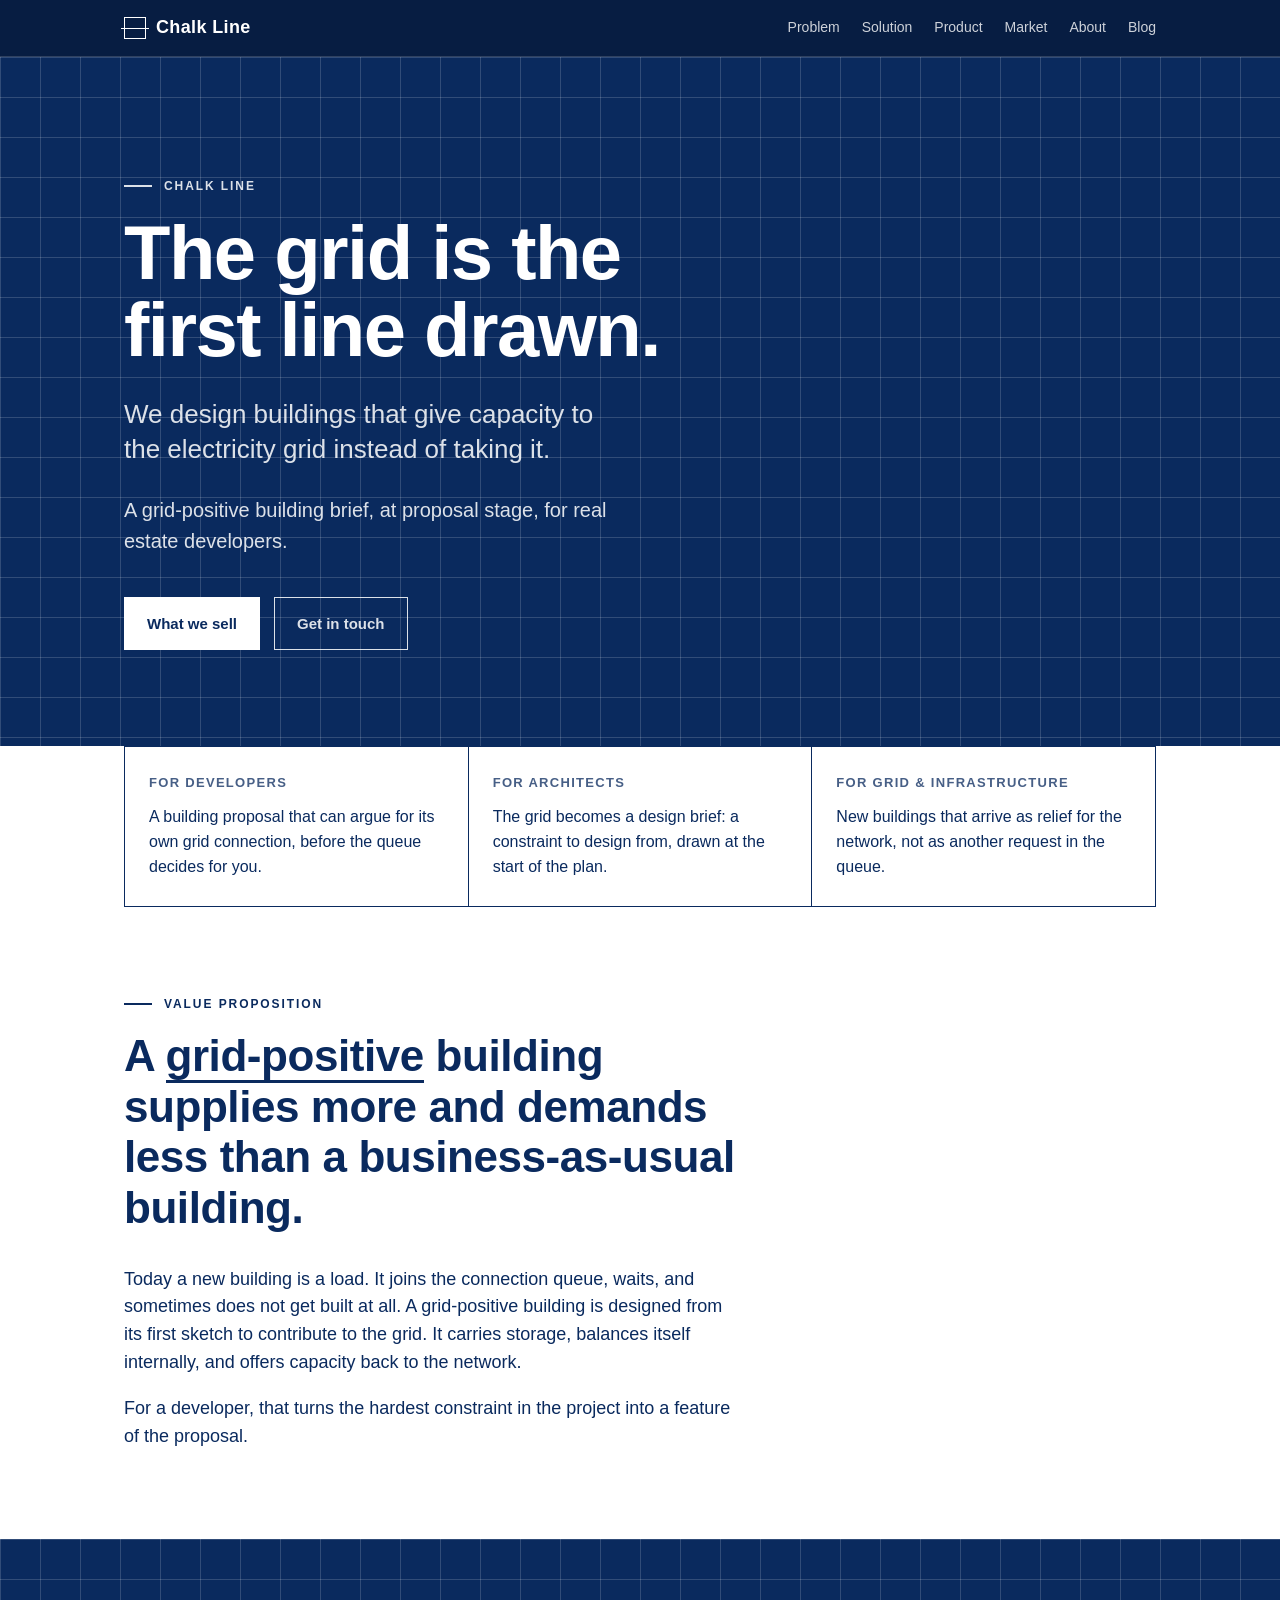
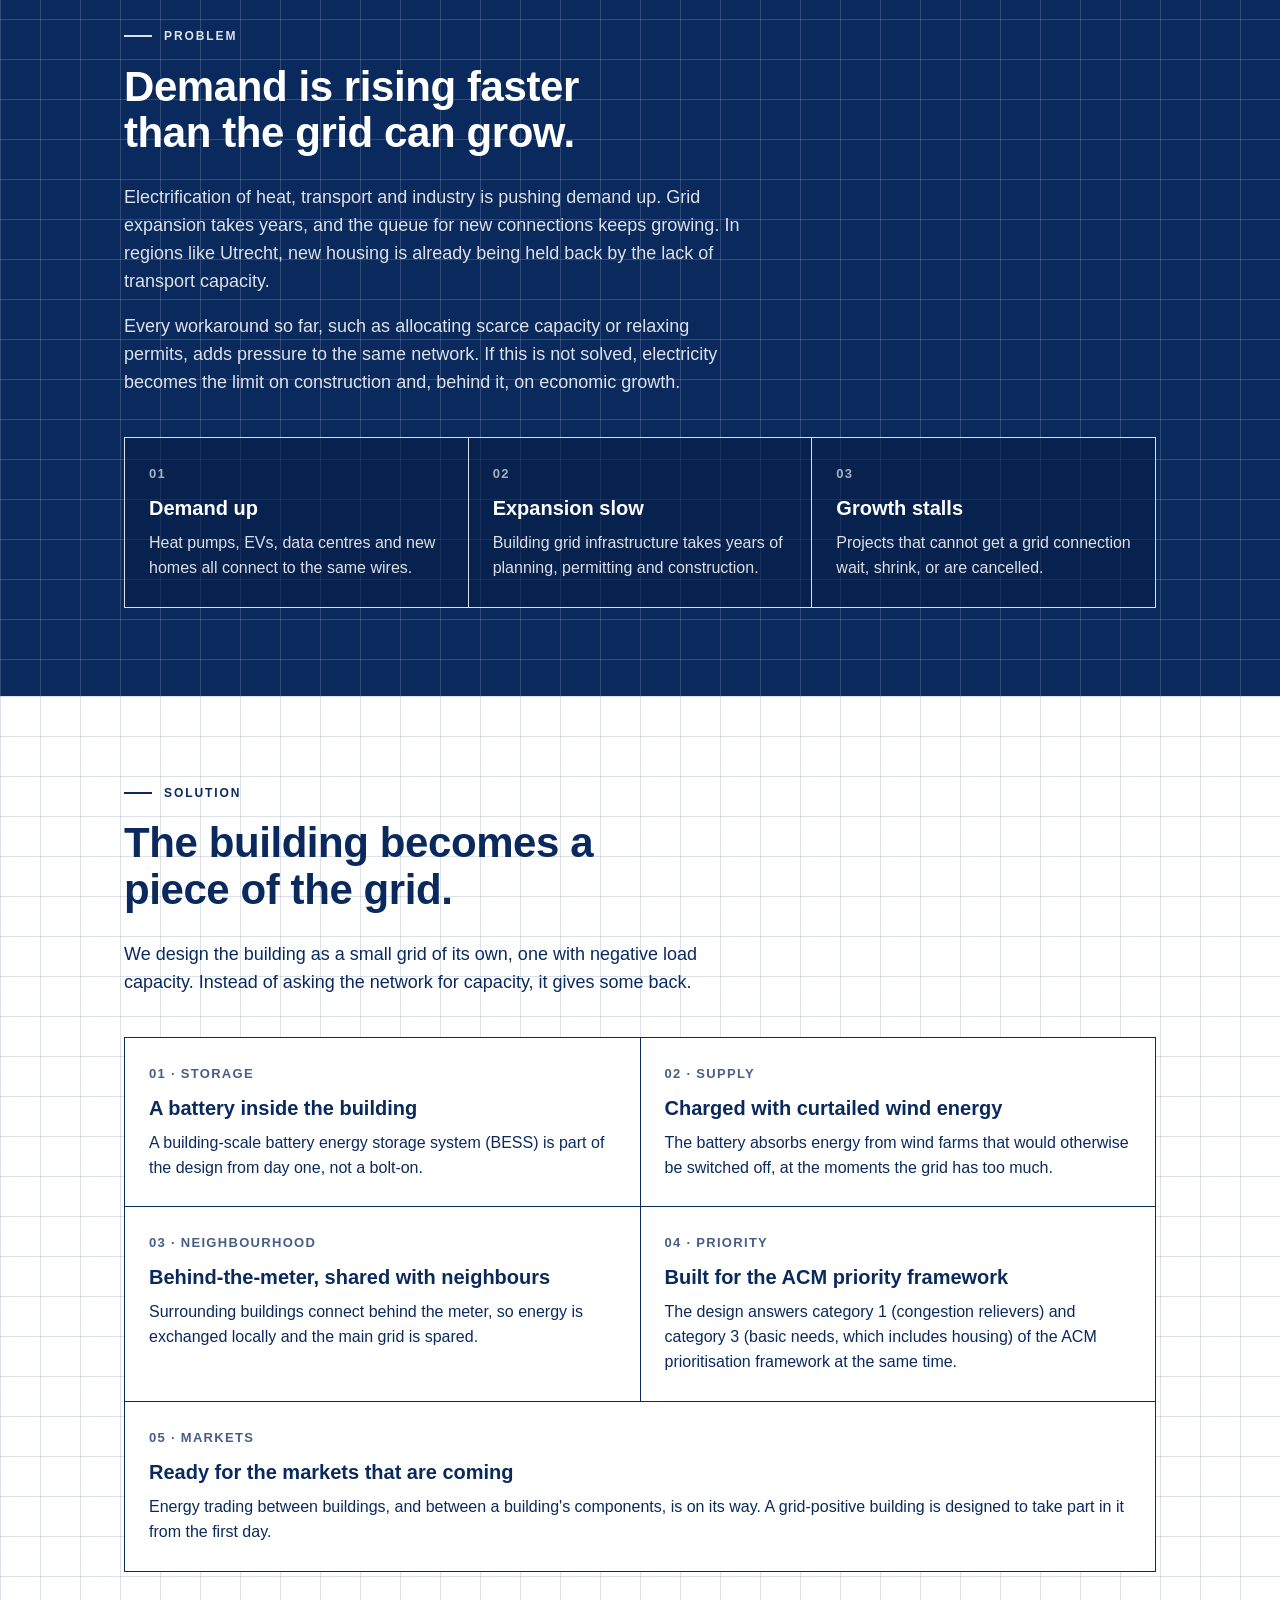
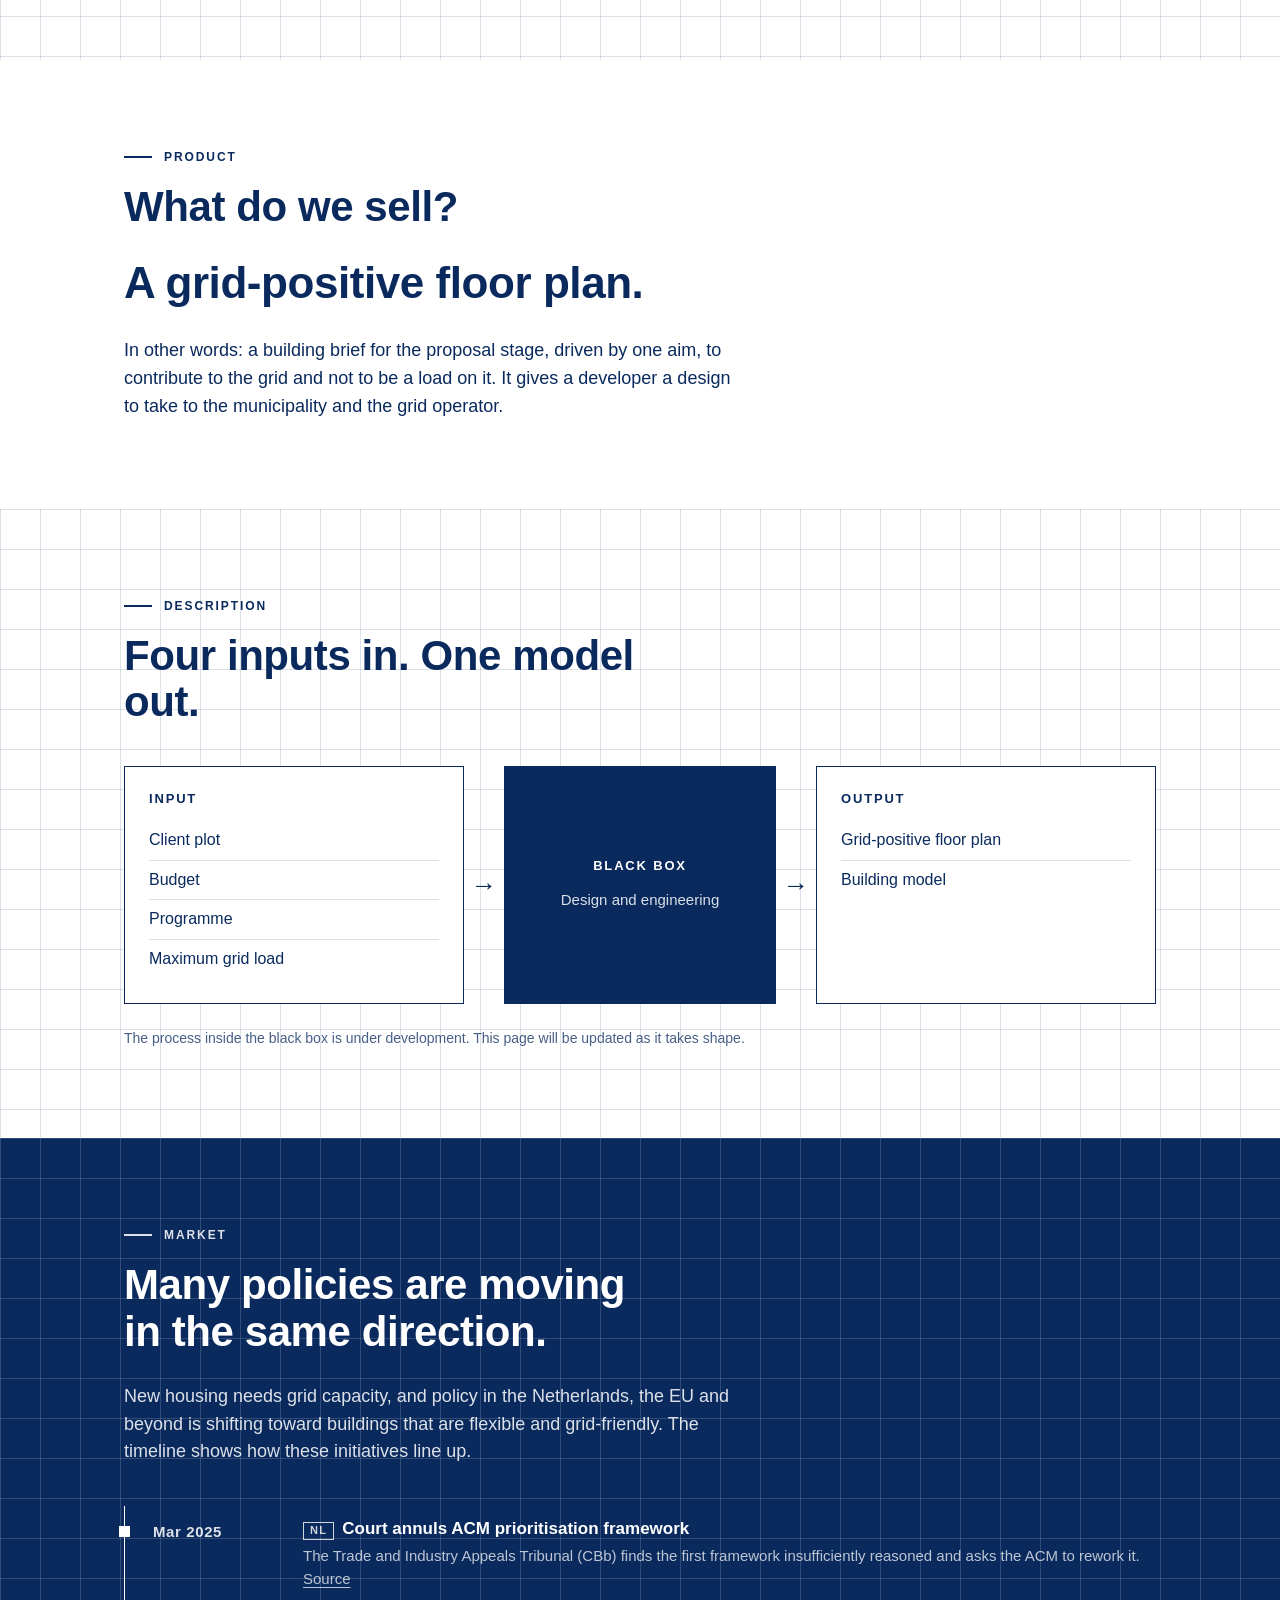
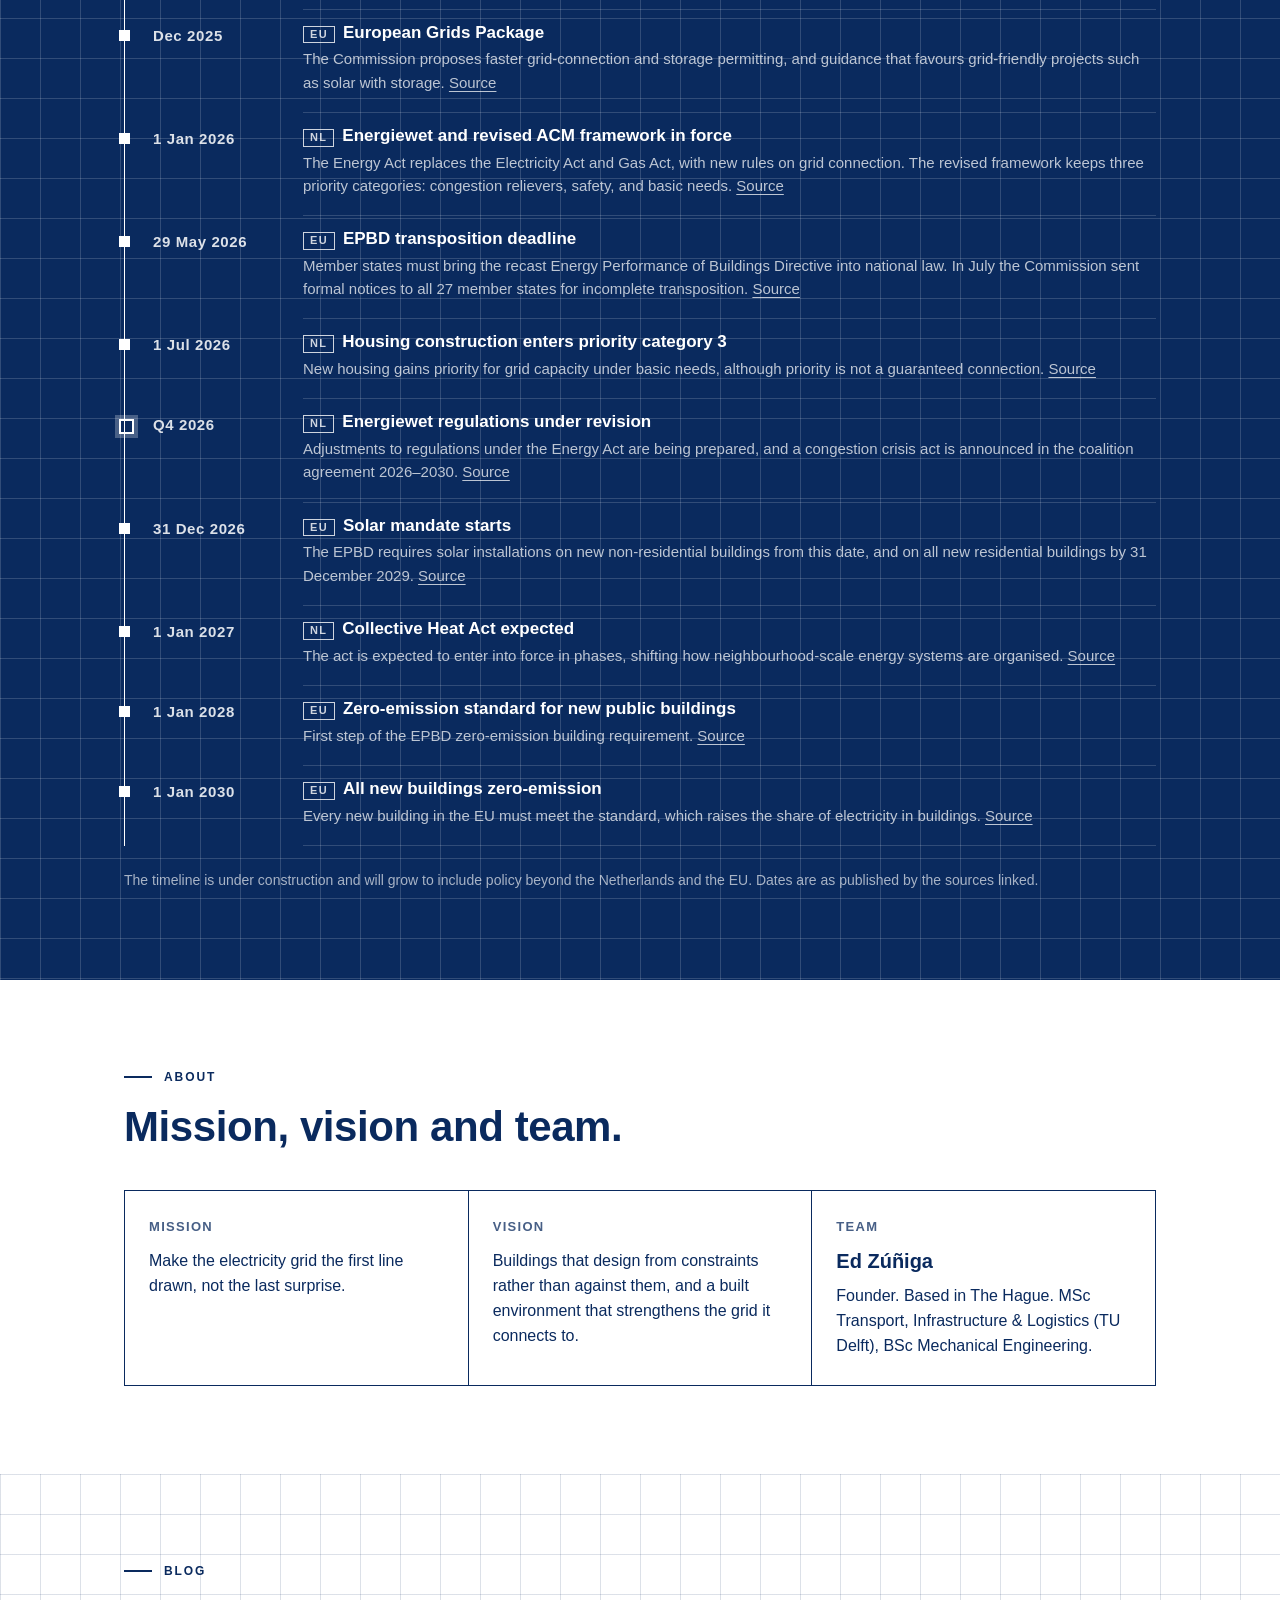
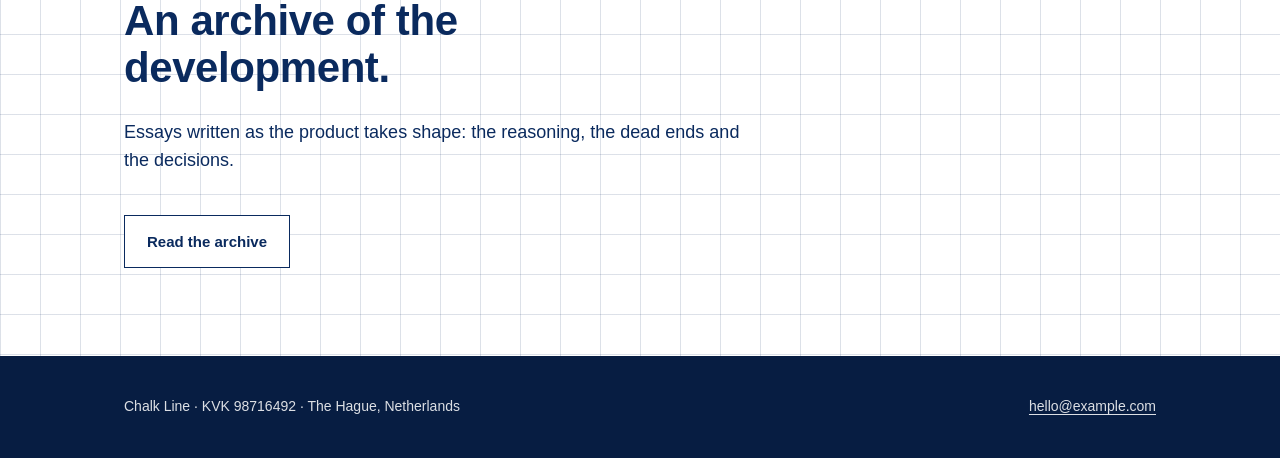
<file: index.html>
<!DOCTYPE html>
<html lang="en">
<head>
  <meta charset="utf-8">
  <meta name="viewport" content="width=device-width, initial-scale=1">
  <title>Chalk Line — Grid-positive buildings</title>
  <meta name="description" content="Chalk Line produces grid-positive building briefs: a floor plan and proposal-stage brief driven by the aim to contribute to the electricity grid rather than load it.">
  <link rel="stylesheet" href="assets/style.css">
</head>
<body>

<header class="site-header">
  <div class="wrap">
    <a class="brand" href="#top"><span class="brand-mark" aria-hidden="true"></span>Chalk Line</a>
    <nav class="nav" aria-label="Main">
      <a href="#problem">Problem</a>
      <a href="#solution">Solution</a>
      <a href="#product">Product</a>
      <a href="#market">Market</a>
      <a href="#about">About</a>
      <a href="blog/">Blog</a>
    </nav>
  </div>
</header>

<main id="top">

<!-- ============ LANDING ============ -->
<section class="navy hero">
  <div class="wrap">
    <div class="label">Chalk Line</div>
    <h1>The grid is the<br>first line drawn.</h1>
    <p class="lead">We design buildings that give capacity to the electricity grid instead of taking it.</p>
    <p class="sub">A grid-positive building brief, at proposal stage, for real estate developers.</p>
    <div class="actions">
      <a class="btn solid" href="#product">What we sell</a>
      <a class="btn ghost" href="mailto:hello@example.com">Get in touch</a>
    </div>
  </div>
</section>

<section class="plain" style="padding:0">
  <div class="wrap">
    <div class="cells c3" style="margin-top:0; border-color: var(--navy); color: var(--navy);">
      <div>
        <div class="n">FOR DEVELOPERS</div>
        <p>A building proposal that can argue for its own grid connection, before the queue decides for you.</p>
      </div>
      <div>
        <div class="n">FOR ARCHITECTS</div>
        <p>The grid becomes a design brief: a constraint to design from, drawn at the start of the plan.</p>
      </div>
      <div>
        <div class="n">FOR GRID &amp; INFRASTRUCTURE</div>
        <p>New buildings that arrive as relief for the network, not as another request in the queue.</p>
      </div>
    </div>
  </div>
</section>

<!-- ============ VALUE PROPOSITION ============ -->
<section class="plain" id="value">
  <div class="wrap">
    <div class="label">Value proposition</div>
    <p class="big-statement">A <em>grid-positive</em> building supplies more and demands less than a business-as-usual building.</p>
    <div class="prose" style="margin-top:32px">
      <p>Today a new building is a load. It joins the connection queue, waits, and sometimes does not get built at all. A grid-positive building is designed from its first sketch to contribute to the grid. It carries storage, balances itself internally, and offers capacity back to the network.</p>
      <p>For a developer, that turns the hardest constraint in the project into a feature of the proposal.</p>
    </div>
  </div>
</section>

<!-- ============ PROBLEM ============ -->
<section class="navy" id="problem">
  <div class="wrap">
    <div class="label">Problem</div>
    <h2>Demand is rising faster than the grid can grow.</h2>
    <div class="prose">
      <p>Electrification of heat, transport and industry is pushing demand up. Grid expansion takes years, and the queue for new connections keeps growing. In regions like Utrecht, new housing is already being held back by the lack of transport capacity.</p>
      <p>Every workaround so far, such as allocating scarce capacity or relaxing permits, adds pressure to the same network. If this is not solved, electricity becomes the limit on construction and, behind it, on economic growth.</p>
    </div>
    <div class="cells c3">
      <div><div class="n">01</div><h3>Demand up</h3><p>Heat pumps, EVs, data centres and new homes all connect to the same wires.</p></div>
      <div><div class="n">02</div><h3>Expansion slow</h3><p>Building grid infrastructure takes years of planning, permitting and construction.</p></div>
      <div><div class="n">03</div><h3>Growth stalls</h3><p>Projects that cannot get a grid connection wait, shrink, or are cancelled.</p></div>
    </div>
  </div>
</section>

<!-- ============ SOLUTION ============ -->
<section class="paper" id="solution">
  <div class="wrap">
    <div class="label">Solution</div>
    <h2>The building becomes a piece of the grid.</h2>
    <div class="prose">
      <p>We design the building as a small grid of its own, one with negative load capacity. Instead of asking the network for capacity, it gives some back.</p>
    </div>
    <div class="cells c2" style="color: var(--navy)">
      <div>
        <div class="n">01 · STORAGE</div>
        <h3>A battery inside the building</h3>
        <p>A building-scale battery energy storage system (BESS) is part of the design from day one, not a bolt-on.</p>
      </div>
      <div>
        <div class="n">02 · SUPPLY</div>
        <h3>Charged with curtailed wind energy</h3>
        <p>The battery absorbs energy from wind farms that would otherwise be switched off, at the moments the grid has too much.</p>
      </div>
      <div>
        <div class="n">03 · NEIGHBOURHOOD</div>
        <h3>Behind-the-meter, shared with neighbours</h3>
        <p>Surrounding buildings connect behind the meter, so energy is exchanged locally and the main grid is spared.</p>
      </div>
      <div>
        <div class="n">04 · PRIORITY</div>
        <h3>Built for the ACM priority framework</h3>
        <p>The design answers category 1 (congestion relievers) and category 3 (basic needs, which includes housing) of the ACM prioritisation framework at the same time.</p>
      </div>
    </div>
    <div class="cells c3" style="margin-top:0; border-top:0; color: var(--navy)">
      <div style="grid-column: 1 / -1">
        <div class="n">05 · MARKETS</div>
        <h3>Ready for the markets that are coming</h3>
        <p>Energy trading between buildings, and between a building's components, is on its way. A grid-positive building is designed to take part in it from the first day.</p>
      </div>
    </div>
  </div>
</section>

<!-- ============ PRODUCT ============ -->
<section class="plain" id="product">
  <div class="wrap">
    <div class="label">Product</div>
    <h2>What do we sell?</h2>
    <p class="big-statement" style="max-width:30ch">A grid-positive floor plan.</p>
    <div class="prose" style="margin-top:28px">
      <p>In other words: a building brief for the proposal stage, driven by one aim, to contribute to the grid and not to be a load on it. It gives a developer a design to take to the municipality and the grid operator.</p>
    </div>
  </div>
</section>

<!-- ============ DESCRIPTION ============ -->
<section class="paper" id="description">
  <div class="wrap">
    <div class="label">Description</div>
    <h2>Four inputs in. One model out.</h2>
    <div class="flow" style="color: var(--navy)">
      <div class="box">
        <h3>Input</h3>
        <ul>
          <li>Client plot</li>
          <li>Budget</li>
          <li>Programme</li>
          <li>Maximum grid load</li>
        </ul>
      </div>
      <div class="arrow" aria-hidden="true">→</div>
      <div class="box black">
        <h3>Black box</h3>
        <p>Design and engineering</p>
      </div>
      <div class="arrow" aria-hidden="true">→</div>
      <div class="box">
        <h3>Output</h3>
        <ul>
          <li>Grid-positive floor plan</li>
          <li>Building model</li>
        </ul>
      </div>
    </div>
    <p class="note">The process inside the black box is under development. This page will be updated as it takes shape.</p>
  </div>
</section>

<!-- ============ MARKET ============ -->
<section class="navy" id="market">
  <div class="wrap">
    <div class="label">Market</div>
    <h2>Many policies are moving in the same direction.</h2>
    <div class="prose">
      <p>New housing needs grid capacity, and policy in the Netherlands, the EU and beyond is shifting toward buildings that are flexible and grid-friendly. The timeline shows how these initiatives line up.</p>
    </div>

    <div class="timeline">
      <div class="t-row">
        <div class="t-date">Mar 2025</div>
        <div class="t-body"><h3><span class="tag">NL</span>Court annuls ACM prioritisation framework</h3><p>The Trade and Industry Appeals Tribunal (CBb) finds the first framework insufficiently reasoned and asks the ACM to rework it. <a href="https://www.rechtspraak.nl/organisatie-en-contact/organisatie/college-van-beroep-voor-het-bedrijfsleven/nieuws/2025/03/prioriteringskader-van-acm-voor-transportverzoeken-elektriciteit-houdt-geen-stand">Source</a></p></div>
      </div>
      <div class="t-row">
        <div class="t-date">Dec 2025</div>
        <div class="t-body"><h3><span class="tag">EU</span>European Grids Package</h3><p>The Commission proposes faster grid-connection and storage permitting, and guidance that favours grid-friendly projects such as solar with storage. <a href="https://www.aoshearman.com/en/insights/ao-shearman-in-the-netherlands/102lxik/the-european-grids-package-policy-reforms-to-accelerate-europes-energy-transiti">Source</a></p></div>
      </div>
      <div class="t-row">
        <div class="t-date">1 Jan 2026</div>
        <div class="t-body"><h3><span class="tag">NL</span>Energiewet and revised ACM framework in force</h3><p>The Energy Act replaces the Electricity Act and Gas Act, with new rules on grid connection. The revised framework keeps three priority categories: congestion relievers, safety, and basic needs. <a href="https://www.acm.nl/nl/publicaties/acm-voorrang-maatschappelijke-projecten-blijft-mogelijk-met-nieuw-prioriteringskader">Source</a></p></div>
      </div>
      <div class="t-row">
        <div class="t-date">29 May 2026</div>
        <div class="t-body"><h3><span class="tag">EU</span>EPBD transposition deadline</h3><p>Member states must bring the recast Energy Performance of Buildings Directive into national law. In July the Commission sent formal notices to all 27 member states for incomplete transposition. <a href="https://transition-pathways.europa.eu/construction/news/commission-urges-eu-countries-implement-reinforced-building-energy-rules">Source</a></p></div>
      </div>
      <div class="t-row">
        <div class="t-date">1 Jul 2026</div>
        <div class="t-body"><h3><span class="tag">NL</span>Housing construction enters priority category 3</h3><p>New housing gains priority for grid capacity under basic needs, although priority is not a guaranteed connection. <a href="https://www.rvo.nl/onderwerpen/netcongestie/voorrang-op-elektriciteitsnet">Source</a></p></div>
      </div>
      <div class="t-row now">
        <div class="t-date">Q4 2026</div>
        <div class="t-body"><h3><span class="tag">NL</span>Energiewet regulations under revision</h3><p>Adjustments to regulations under the Energy Act are being prepared, and a congestion crisis act is announced in the coalition agreement 2026–2030. <a href="https://solarmagazine.nl/nieuws-zonne-energie/i43403/actieprogramma-netcongestie-boekt-resultaten-meer-dan-100-acties-in-gang-gezet">Source</a></p></div>
      </div>
      <div class="t-row">
        <div class="t-date">31 Dec 2026</div>
        <div class="t-body"><h3><span class="tag">EU</span>Solar mandate starts</h3><p>The EPBD requires solar installations on new non-residential buildings from this date, and on all new residential buildings by 31 December 2029. <a href="https://oeil.europarl.europa.eu/oeil/en/document-summary?id=1784741">Source</a></p></div>
      </div>
      <div class="t-row">
        <div class="t-date">1 Jan 2027</div>
        <div class="t-body"><h3><span class="tag">NL</span>Collective Heat Act expected</h3><p>The act is expected to enter into force in phases, shifting how neighbourhood-scale energy systems are organised. <a href="https://www.acm.nl/system/files/documents/focus-op-energie-2026_0.pdf">Source</a></p></div>
      </div>
      <div class="t-row">
        <div class="t-date">1 Jan 2028</div>
        <div class="t-body"><h3><span class="tag">EU</span>Zero-emission standard for new public buildings</h3><p>First step of the EPBD zero-emission building requirement. <a href="https://oeil.europarl.europa.eu/oeil/en/document-summary?id=1784741">Source</a></p></div>
      </div>
      <div class="t-row">
        <div class="t-date">1 Jan 2030</div>
        <div class="t-body"><h3><span class="tag">EU</span>All new buildings zero-emission</h3><p>Every new building in the EU must meet the standard, which raises the share of electricity in buildings. <a href="https://oeil.europarl.europa.eu/oeil/en/document-summary?id=1784741">Source</a></p></div>
      </div>
    </div>
    <p class="note">The timeline is under construction and will grow to include policy beyond the Netherlands and the EU. Dates are as published by the sources linked.</p>
  </div>
</section>

<!-- ============ ABOUT ============ -->
<section class="plain" id="about">
  <div class="wrap">
    <div class="label">About</div>
    <h2>Mission, vision and team.</h2>
    <div class="cells c3" style="color: var(--navy)">
      <div>
        <div class="n">MISSION</div>
        <p>Make the electricity grid the first line drawn, not the last surprise.</p>
      </div>
      <div>
        <div class="n">VISION</div>
        <p>Buildings that design from constraints rather than against them, and a built environment that strengthens the grid it connects to.</p>
      </div>
      <div>
        <div class="n">TEAM</div>
        <h3>Ed Zúñiga</h3>
        <p>Founder. Based in The Hague. MSc Transport, Infrastructure &amp; Logistics (TU Delft), BSc Mechanical Engineering.</p>
      </div>
    </div>
  </div>
</section>

<!-- ============ BLOG TEASER ============ -->
<section class="paper" id="blog">
  <div class="wrap">
    <div class="label">Blog</div>
    <h2>An archive of the development.</h2>
    <div class="prose">
      <p>Essays written as the product takes shape: the reasoning, the dead ends and the decisions.</p>
    </div>
    <div class="actions"><a class="btn" style="background:var(--white);color:var(--navy)" href="blog/">Read the archive</a></div>
  </div>
</section>

</main>

<footer class="site-footer">
  <div class="wrap">
    <div>Chalk Line · KVK 98716492 · The Hague, Netherlands</div>
    <div><a href="mailto:info@chalk-line.eu">hello@example.com</a></div>
  </div>
</footer>

</body>
</html>
</file>
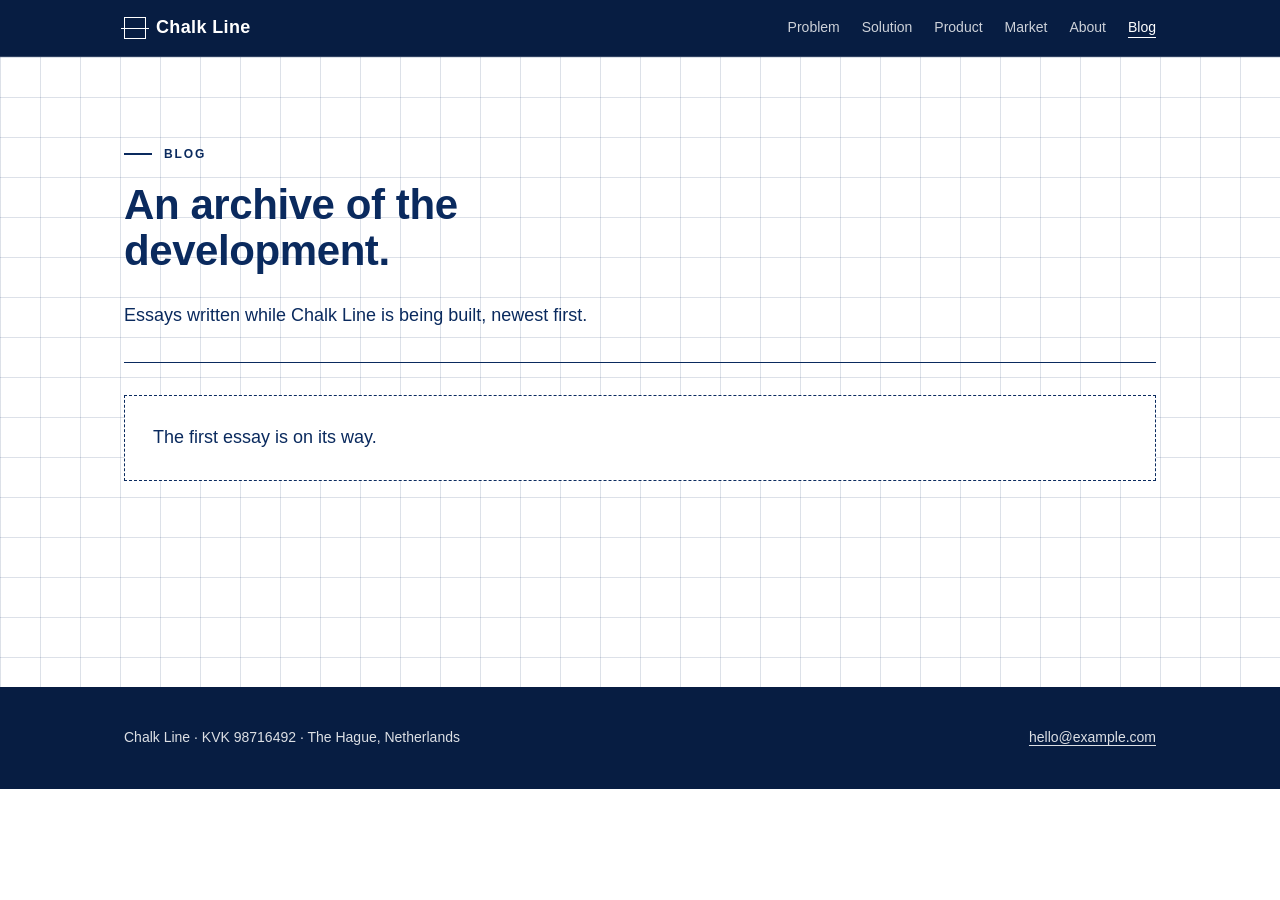
<file: blog/index.html>
<!DOCTYPE html>
<html lang="en">
<head>
  <meta charset="utf-8">
  <meta name="viewport" content="width=device-width, initial-scale=1">
  <title>Blog — Chalk Line</title>
  <link rel="stylesheet" href="../assets/style.css">
</head>
<body>

<header class="site-header">
  <div class="wrap">
    <a class="brand" href="../"><span class="brand-mark" aria-hidden="true"></span>Chalk Line</a>
    <nav class="nav" aria-label="Main">
      <a href="../#problem">Problem</a>
      <a href="../#solution">Solution</a>
      <a href="../#product">Product</a>
      <a href="../#market">Market</a>
      <a href="../#about">About</a>
      <a href="./" aria-current="page">Blog</a>
    </nav>
  </div>
</header>

<main>
  <section class="paper" style="min-height: 70vh">
    <div class="wrap">
      <div class="label">Blog</div>
      <h2>An archive of the development.</h2>
      <p class="prose">Essays written while Chalk Line is being built, newest first.</p>

      <div class="post-list">
        <!-- Add one block per essay, newest first. Copy post-template.html to a new file, then link it here.
        <a class="post" href="2026-12-01-title.html" style="text-decoration:none">
          <div class="d">1 DEC 2026</div>
          <div><h3>Essay title</h3><p>One-sentence summary.</p></div>
        </a>
        -->
      </div>

      <div class="empty">The first essay is on its way.</div>
    </div>
  </section>
</main>

<footer class="site-footer">
  <div class="wrap">
    <div>Chalk Line · KVK 98716492 · The Hague, Netherlands</div>
    <div><a href="mailto:hello@example.com">hello@example.com</a></div>
  </div>
</footer>

</body>
</html>
</file>
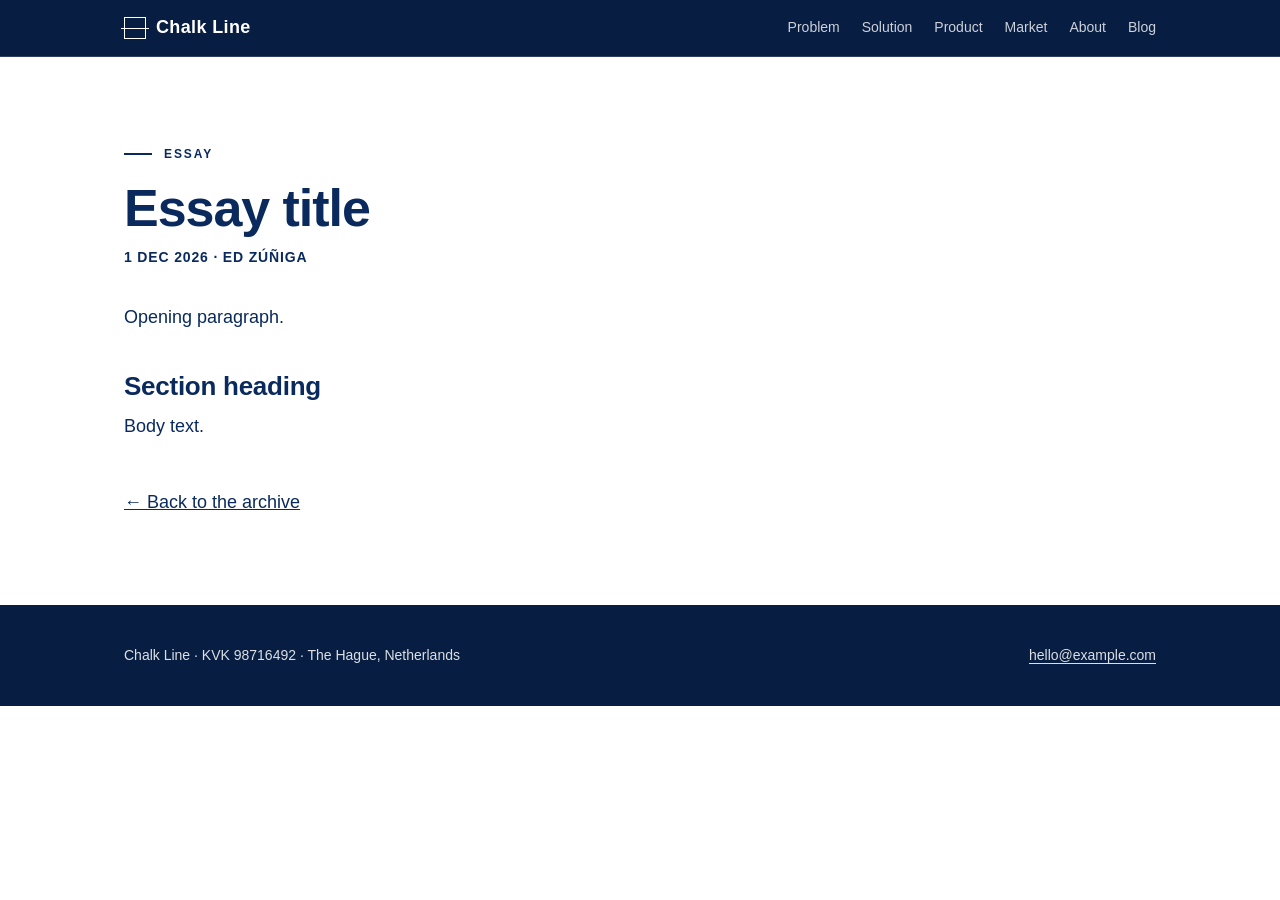
<file: post-template.html>
<!DOCTYPE html>
<html lang="en">
<head>
  <meta charset="utf-8">
  <meta name="viewport" content="width=device-width, initial-scale=1">
  <title>Essay title — Chalk Line</title>
  <link rel="stylesheet" href="../assets/style.css">
</head>
<body>

<header class="site-header">
  <div class="wrap">
    <a class="brand" href="../"><span class="brand-mark" aria-hidden="true"></span>Chalk Line</a>
    <nav class="nav" aria-label="Main">
      <a href="../#problem">Problem</a>
      <a href="../#solution">Solution</a>
      <a href="../#product">Product</a>
      <a href="../#market">Market</a>
      <a href="../#about">About</a>
      <a href="./">Blog</a>
    </nav>
  </div>
</header>

<main>
  <section class="plain">
    <div class="wrap">
      <article class="essay">
        <div class="label">Essay</div>
        <h1>Essay title</h1>
        <div class="meta">1 DEC 2026 · ED ZÚÑIGA</div>

        <p>Opening paragraph.</p>

        <h2>Section heading</h2>
        <p>Body text.</p>

        <p style="margin-top:48px"><a href="./">← Back to the archive</a></p>
      </article>
    </div>
  </section>
</main>

<footer class="site-footer">
  <div class="wrap">
    <div>Chalk Line · KVK 98716492 · The Hague, Netherlands</div>
    <div><a href="mailto:hello@example.com">hello@example.com</a></div>
  </div>
</footer>

</body>
</html>
</file>
<file: assets/style.css>
/* Chalk Line — blueprint: navy + white, Helvetica, grid motif */
:root {
  --navy: #0a2a5e;
  --navy-deep: #071d42;
  --white: #ffffff;
  --line-on-navy: rgba(255, 255, 255, 0.16);
  --line-on-white: rgba(10, 42, 94, 0.14);
  --text-on-navy: rgba(255, 255, 255, 0.86);
  --text-on-white: #0a2a5e;
  --cell: 40px;
}

* { box-sizing: border-box; margin: 0; padding: 0; }
html { scroll-behavior: smooth; }
body {
  font-family: "Helvetica Neue", Helvetica, Arial, sans-serif;
  font-size: 18px;
  line-height: 1.55;
  color: var(--text-on-white);
  background: var(--white);
  -webkit-font-smoothing: antialiased;
}
a { color: inherit; }
img, svg { max-width: 100%; display: block; }

.wrap { max-width: 1080px; margin: 0 auto; padding: 0 24px; }

/* ---------- header ---------- */
.site-header {
  position: sticky; top: 0; z-index: 10;
  background: var(--navy-deep);
  color: var(--white);
  border-bottom: 1px solid var(--line-on-navy);
}
.site-header .wrap { display: flex; align-items: center; justify-content: space-between; height: 56px; }
.brand { font-weight: 700; letter-spacing: 0.02em; text-decoration: none; display: flex; align-items: center; gap: 10px; }
.brand-mark { width: 22px; height: 22px; border: 1.5px solid var(--white); position: relative; }
.brand-mark::after { content: ""; position: absolute; left: -4px; right: -4px; top: 50%; border-top: 1.5px solid var(--white); }
.nav { display: flex; gap: 22px; font-size: 14px; }
.nav a { text-decoration: none; opacity: 0.8; }
.nav a:hover, .nav a[aria-current] { opacity: 1; text-decoration: underline; text-underline-offset: 5px; }

/* ---------- sections ---------- */
section { padding: 88px 0; }
.navy {
  background-color: var(--navy);
  color: var(--text-on-navy);
  background-image:
    linear-gradient(var(--line-on-navy) 1px, transparent 1px),
    linear-gradient(90deg, var(--line-on-navy) 1px, transparent 1px);
  background-size: var(--cell) var(--cell);
}
.navy h1, .navy h2, .navy h3 { color: var(--white); }
.paper {
  background-color: var(--white);
  background-image:
    linear-gradient(var(--line-on-white) 1px, transparent 1px),
    linear-gradient(90deg, var(--line-on-white) 1px, transparent 1px);
  background-size: var(--cell) var(--cell);
}
.plain { background: var(--white); }

.label {
  font-size: 12px; letter-spacing: 0.16em; text-transform: uppercase; font-weight: 700;
  margin-bottom: 18px; display: flex; align-items: center; gap: 12px;
}
.label::before { content: ""; width: 28px; border-top: 2px solid currentColor; }

h1 { font-size: clamp(40px, 7vw, 76px); line-height: 1.02; letter-spacing: -0.02em; font-weight: 700; }
h2 { font-size: clamp(28px, 4vw, 42px); line-height: 1.1; letter-spacing: -0.01em; font-weight: 700; margin-bottom: 28px; max-width: 22ch; }
h3 { font-size: 20px; line-height: 1.25; margin-bottom: 10px; }
p + p { margin-top: 1em; }
.lead { font-size: clamp(20px, 2.4vw, 26px); line-height: 1.35; max-width: 34ch; margin-top: 28px; }
.prose { max-width: 62ch; }

/* ---------- hero ---------- */
.hero { padding: 120px 0 96px; }
.hero .sub { margin-top: 28px; max-width: 46ch; font-size: 20px; }
.actions { margin-top: 40px; display: flex; gap: 14px; flex-wrap: wrap; }
.btn {
  display: inline-block; padding: 14px 22px; font-size: 15px; font-weight: 700;
  text-decoration: none; border: 1.5px solid currentColor;
}
.navy .btn.solid { background: var(--white); color: var(--navy); border-color: var(--white); }
.navy .btn.solid:hover { background: transparent; color: var(--white); }
.btn.ghost:hover { background: rgba(255,255,255,0.12); }

/* ---------- cell grids (shared hairline borders) ---------- */
.cells { display: grid; gap: 0; border-top: 1.5px solid currentColor; border-left: 1.5px solid currentColor; margin-top: 40px; }
.cells > * { border-right: 1.5px solid currentColor; border-bottom: 1.5px solid currentColor; padding: 26px 24px; }
.cells.c3 { grid-template-columns: repeat(3, 1fr); }
.cells.c2 { grid-template-columns: repeat(2, 1fr); }
.cells.c5 { grid-template-columns: repeat(5, 1fr); }
.paper .cells > * { background: var(--white); }
.navy .cells > * { background: rgba(7, 29, 66, 0.55); }
.cells .n { font-size: 13px; font-weight: 700; letter-spacing: 0.1em; margin-bottom: 12px; opacity: 0.75; }
.cells p { font-size: 16px; }

/* ---------- value proposition ---------- */
.big-statement { font-size: clamp(26px, 3.6vw, 44px); line-height: 1.15; font-weight: 700; letter-spacing: -0.01em; max-width: 26ch; }
.big-statement em { font-style: normal; border-bottom: 3px solid currentColor; }

/* ---------- input -> black box -> output ---------- */
.flow { display: grid; grid-template-columns: 1fr 40px 0.8fr 40px 1fr; align-items: stretch; margin-top: 40px; }
.flow .box { border: 1.5px solid var(--navy); background: var(--white); padding: 24px; }
.flow .box h3 { font-size: 13px; letter-spacing: 0.14em; text-transform: uppercase; margin-bottom: 14px; }
.flow .box ul { list-style: none; font-size: 16px; }
.flow .box li { padding: 7px 0; border-top: 1px solid var(--line-on-white); }
.flow .box li:first-child { border-top: 0; }
.flow .black { background: var(--navy); color: var(--white); display: flex; flex-direction: column; justify-content: center; text-align: center; }
.flow .black h3 { color: var(--white); }
.flow .black p { font-size: 15px; opacity: 0.85; }
.flow .arrow { display: flex; align-items: center; justify-content: center; font-size: 26px; }
.note { margin-top: 24px; font-size: 14px; opacity: 0.75; }

/* ---------- timeline ---------- */
.timeline { margin-top: 40px; border-left: 1.5px solid var(--white); }
.t-row { display: grid; grid-template-columns: 150px 1fr; position: relative; padding: 0 0 0 28px; }
.t-row::before { content: ""; position: absolute; left: -6px; top: 20px; width: 11px; height: 11px; background: var(--white); }
.t-date { font-weight: 700; font-size: 15px; padding: 14px 0; letter-spacing: 0.04em; }
.t-body { padding: 12px 0 18px; border-bottom: 1px solid var(--line-on-navy); }
.t-body h3 { font-size: 17px; margin-bottom: 4px; }
.t-body p { font-size: 15px; opacity: 0.85; }
.t-body .tag { display: inline-block; font-size: 11px; letter-spacing: 0.12em; text-transform: uppercase; border: 1px solid currentColor; padding: 1px 6px; margin-right: 8px; opacity: 0.8; }
.t-body a { text-underline-offset: 3px; }
.t-row.now::before { background: transparent; border: 2px solid var(--white); box-shadow: 0 0 0 4px rgba(255,255,255,0.25); }

/* ---------- list / blog ---------- */
.post-list { margin-top: 32px; border-top: 1.5px solid var(--navy); }
.post { display: grid; grid-template-columns: 120px 1fr; gap: 16px; padding: 20px 0; border-bottom: 1px solid var(--line-on-white); }
.post .d { font-size: 14px; font-weight: 700; letter-spacing: 0.06em; }
.post h3 { margin-bottom: 4px; }
.post p { font-size: 16px; }
.empty { padding: 28px; border: 1.5px dashed var(--navy); background: var(--white); margin-top: 32px; }
article.essay { max-width: 62ch; }
article.essay h1 { font-size: clamp(32px, 5vw, 52px); margin-bottom: 12px; }
article.essay .meta { font-size: 14px; font-weight: 700; letter-spacing: 0.06em; margin-bottom: 36px; }
article.essay h2 { font-size: 26px; margin: 40px 0 12px; max-width: none; }

/* ---------- footer ---------- */
.site-footer { background: var(--navy-deep); color: var(--text-on-navy); padding: 40px 0; font-size: 14px; }
.site-footer .wrap { display: flex; justify-content: space-between; gap: 20px; flex-wrap: wrap; }
.site-footer a { text-underline-offset: 3px; }

/* ---------- responsive ---------- */
@media (max-width: 820px) {
  section { padding: 64px 0; }
  .hero { padding: 80px 0 64px; }
  .cells.c3, .cells.c2, .cells.c5 { grid-template-columns: 1fr; }
  .flow { grid-template-columns: 1fr; }
  .flow .arrow { transform: rotate(90deg); padding: 6px 0; }
  .t-row { grid-template-columns: 1fr; }
  .t-date { padding-bottom: 0; }
  .nav { gap: 14px; font-size: 13px; flex-wrap: wrap; justify-content: flex-end; }
  .site-header .wrap { height: auto; padding-top: 10px; padding-bottom: 10px; }
  .post { grid-template-columns: 1fr; gap: 4px; }
}
</file>
